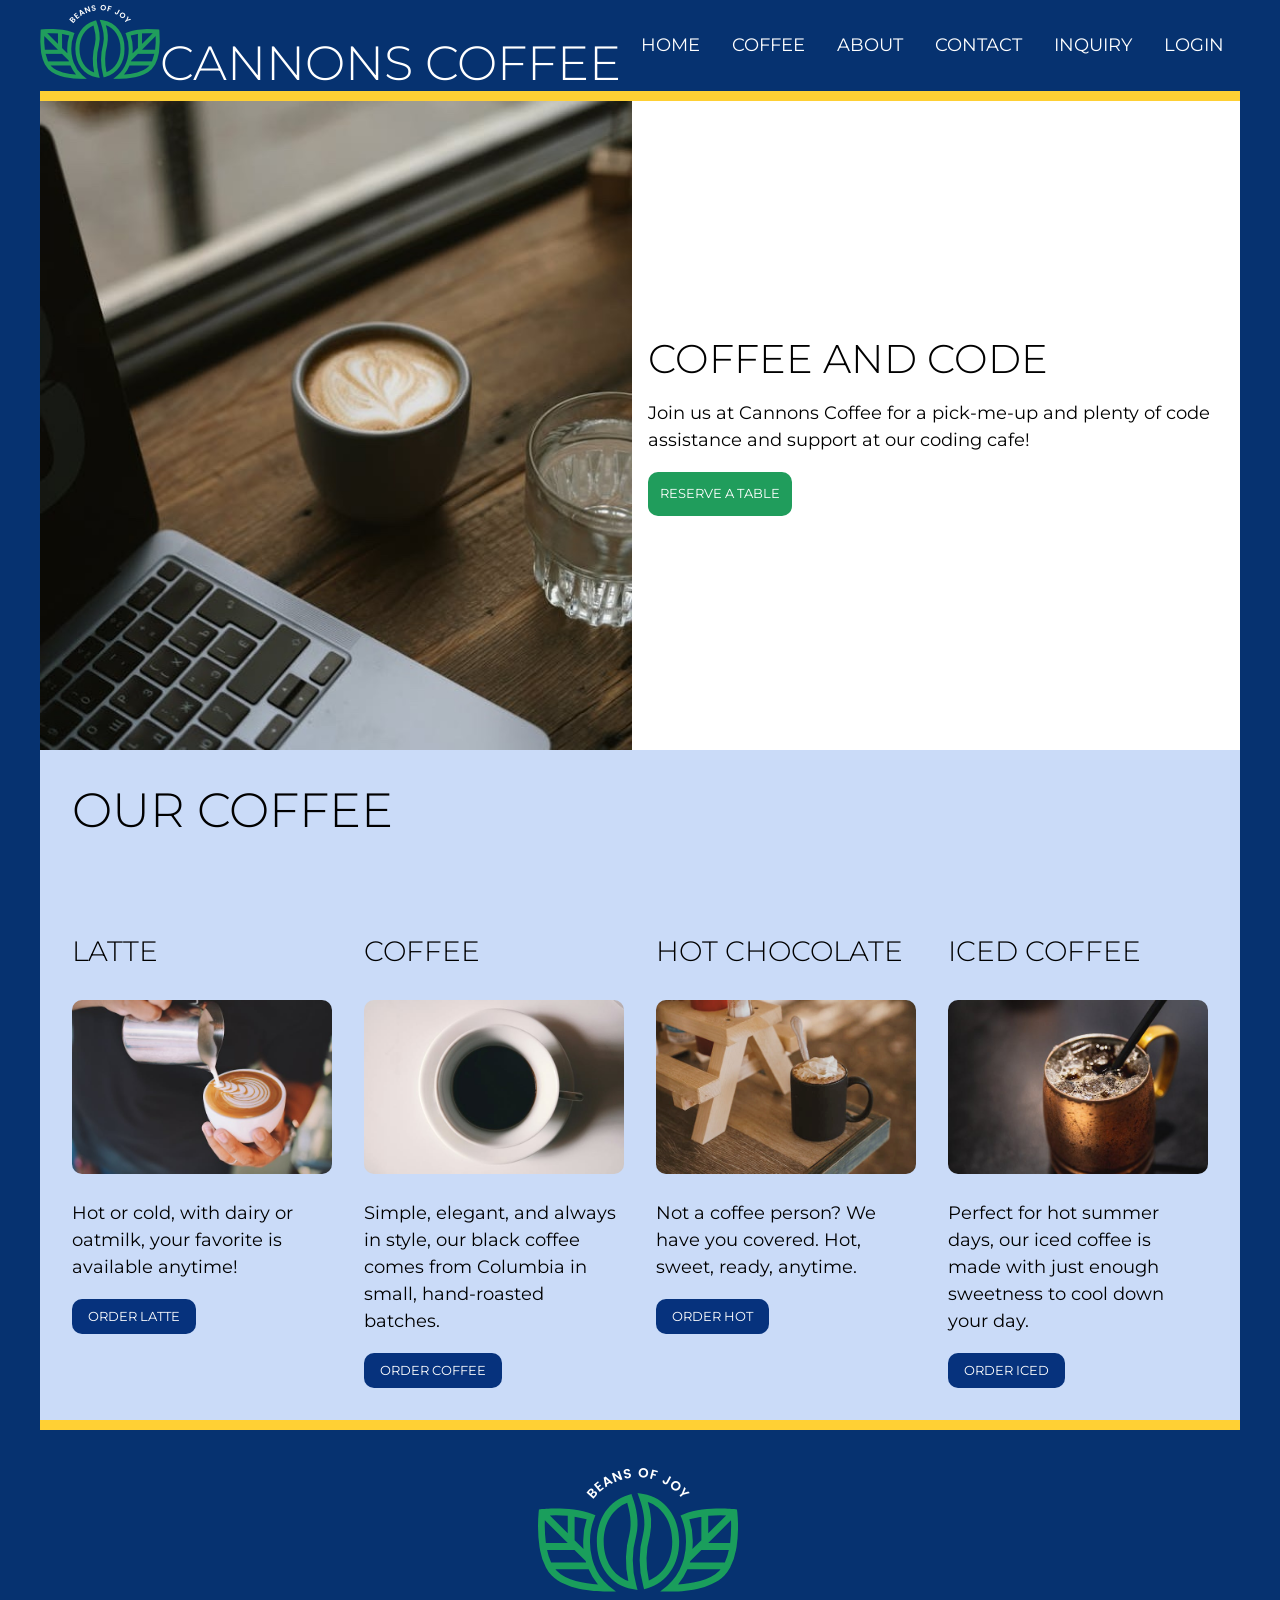
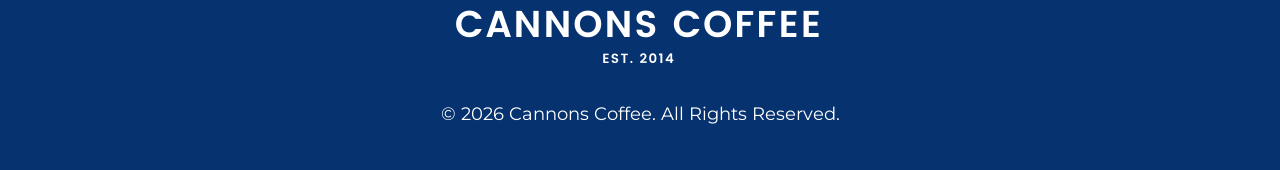
<file: index.html>
<!DOCTYPE html>
<html lang="en">


<head>
    <meta charset="UTF-8">
    <meta name="viewport" content="width=device-width, initial-scale=1.0">
    <title>Document</title>
    <link rel="stylesheet" href="./CSS/style.css">
</head>

<body>
    <div class="wrapper">
        <header>


            <h1><img src="./images/logo-nav.png" alt="Cannons Coffee, Beans of Joy">Cannons Coffee</h1>
            <nav>
                <ul>
                    <li><a href="index.html" target="_blank">Home</a> </li>
                    <li><a href="latte.html" target="_blank">Coffee</a></li>
                    <li><a href="https://www.starbucks.com/" target="_blank">About</a></li>
                    <li><a href="mailto:jennford1512@gmail.com">Contact</a></li>
                    <li><a href="inquiry.html" target="_blank">Inquiry</a></li>
                    <li><a href="login.html" target="_blank">Login</a></li>
                </ul>
            </nav>
        </header>

        <main>
            <div class="container">

                <img class="coffeecomp" src="images/coffee-computer.jpg"
                    alt="Laptop with a cup of coffee and a glass of water">
                <div>
                    <h2>Coffee and Code </h2>
                    <p>Join us at Cannons Coffee for a pick-me-up and plenty of code assistance and support at our
                        coding cafe! </p>
                    <a href="https://www.google.com/" class="button1" target="_blank"> reserve a table</a>
                </div>
            </div>

            <div class="title">
                <h1>OUR COFFEE</h1>
            </div>

            <div class="container2">

                <div class="card">

                    <h3>latte</h3>

                    <img src="./images/latte.jpg" alt="latte in a cup">
                    <p>Hot or cold, with dairy or oatmilk, your favorite is available anytime!</p>
                    <a href="" class="button2"> order latte </a>
                </div>
                <div class="card">
                    <h3>Coffee</h3>
                    <img src="./images/coffee.jpg" alt="coffee in a cup">
                    <p>Simple, elegant, and always in style, our black coffee comes from Columbia in small,
                        hand-roasted batches.</p>
                    <a href="" class="button3"> order coffee</a>
                </div>
                <div class="card">
                    <h3>Hot Chocolate</h3>
                    <img src="./images/hotchoc.jpg" alt="Hot chocolate in a cup with whipped cream" />
                    <p>Not a coffee person? We have you covered. Hot, sweet, ready, anytime.</p>
                    <a href="" class="button4">Order hot</a>

                </div>
                <div class="card">
                    <h3> Iced Coffee</h3>
                    <img src="./images/iced.jpg" alt="Iced coffe in a mug with a straw">
                    <p> Perfect for hot summer days, our iced coffee is made with just enough sweetness to cool down
                        your
                        day.
                    </p>
                    <a href="" class="button5"> Order Iced</a>
                </div>
            </div>

        </main>
        <footer>
            <img src="images/logo-footer.png" alt="Cannons Coffee, Beans of Joy!">
            <p>&copy; 2026 Cannons Coffee. All Rights Reserved.</p>

        </footer>
    </div>
</body>

</html>
</file>
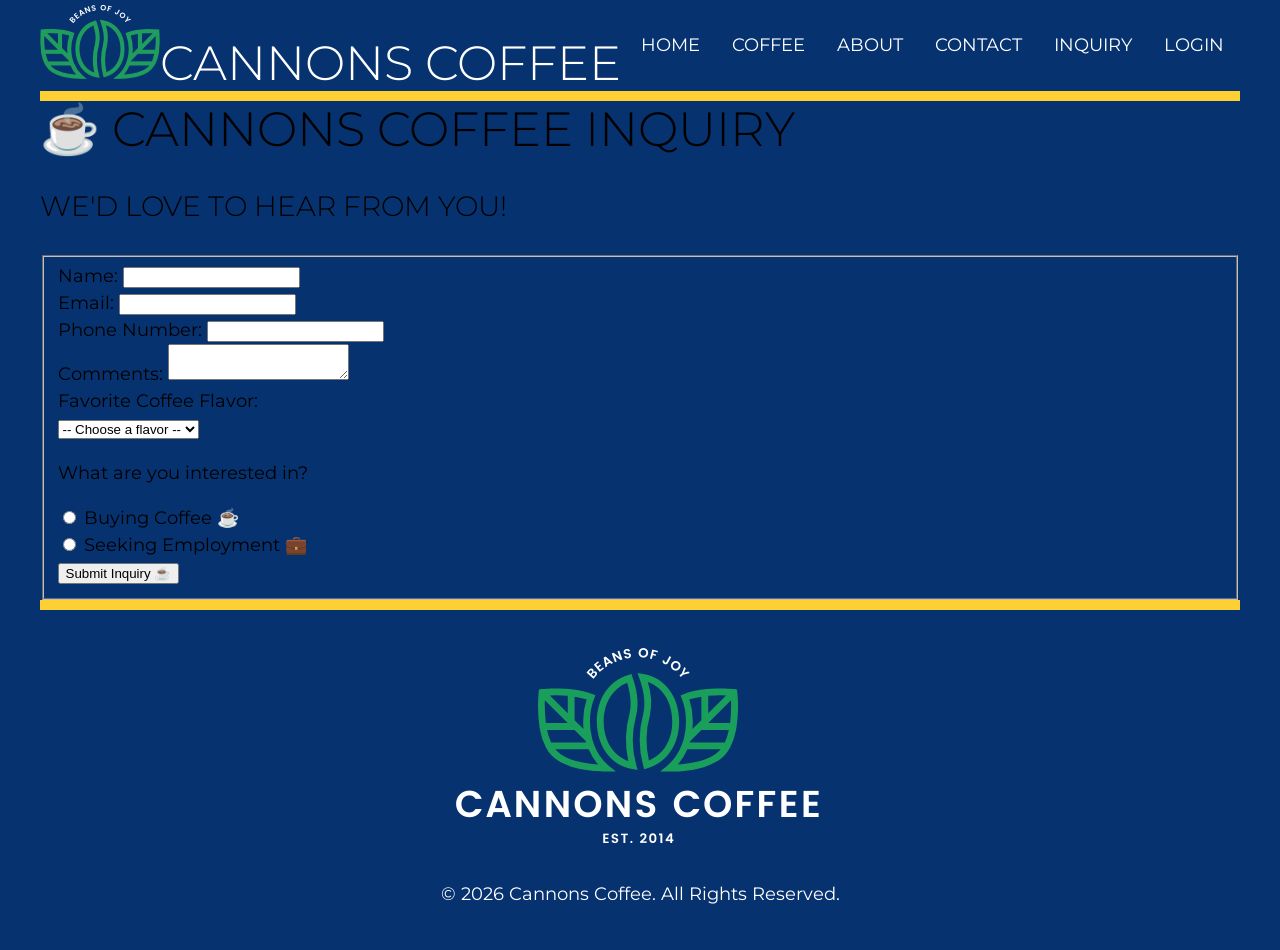
<file: inquiry.html>
<!DOCTYPE html>
<html lang="en">

<head>
    <meta charset="UTF-8">
    <meta name="viewport" content="width=device-width, initial-scale=1.0">
    <title>Document</title>
    <link rel="stylesheet" href="./CSS/style.css">
</head>

<body>
    <div class="wrapper">
        <header>


            <h1><img src="./images/logo-nav.png" alt="Cannons Coffee, Beans of Joy">Cannons Coffee</h1>
            <nav>
                <ul>
                    <li><a href="index.html" target="_blank">Home</a> </li>
                    <li><a href="latte.html" target="_blank">Coffee</a></li>
                    <li><a href="https://www.starbucks.com/" target="_blank">About</a></li>
                    <li><a href="mailto:jennford1512@gmail.com">Contact</a></li>
                    <li><a href="inquiry.html" target="_blank">Inquiry</a></li>
                    <li><a href="login.html" target="_blank">Login</a></li>
                </ul>
            </nav>
        </header>
        <main>
            <h1>☕ Cannons Coffee Inquiry</h1>

            <h3>We'd love to hear from you!</h3>

            <form id="inquiry-form">

                <fieldset>

                    <label for="name">Name:</label>
                    <input type="text" id="name" name="name" required>
                    <br>

                    <label for="email">Email:</label>
                    <input type="email" id="email" name="email" required>
                    <br>

                    <label for="phone">Phone Number:</label>
                    <input type="tel" id="phone" name="phone" required>
                    <br>

                    <label for="comments">Comments:</label>
                    <textarea id="comments" name="comments" required></textarea>
                    <br>




                    <!-- Favorite coffee flavor -->

                    <label for="flavor">Favorite Coffee Flavor:</label>
                    <br>
                    <select id="flavor" name="flavor" required>
                        <option value="">-- Choose a flavor --</option>
                        <option value="Vanilla">Vanilla</option>
                        <option value="Caramel">Caramel</option>
                        <option value="Hazelnut">Hazelnut</option>
                    </select>

                    <br>


                    <!-- Radio buttons -->

                    <p>What are you interested in?</p>

                    <input type="radio" id="buying" name="interest" value="buying coffee" required>
                    <label for="buying">Buying Coffee ☕</label>
                    <br>
                    <input type="radio" id="employment" name="interest" value="seeking employment">
                    <label for="employment">Seeking Employment 💼</label>

                    <br>


                    <button type="submit">Submit Inquiry ☕</button>
                </fieldset>
            </form>


            <div class="thank-you"></div>

        </main>
        <footer>
            <img src="images/logo-footer.png" alt="Cannons Coffee, Beans of Joy!">
            <p>&copy; 2026 Cannons Coffee. All Rights Reserved.</p>

        </footer>
    </div>
    <script src="JS/custom-inquiry.js"></script>
</body>

</html>
</file>
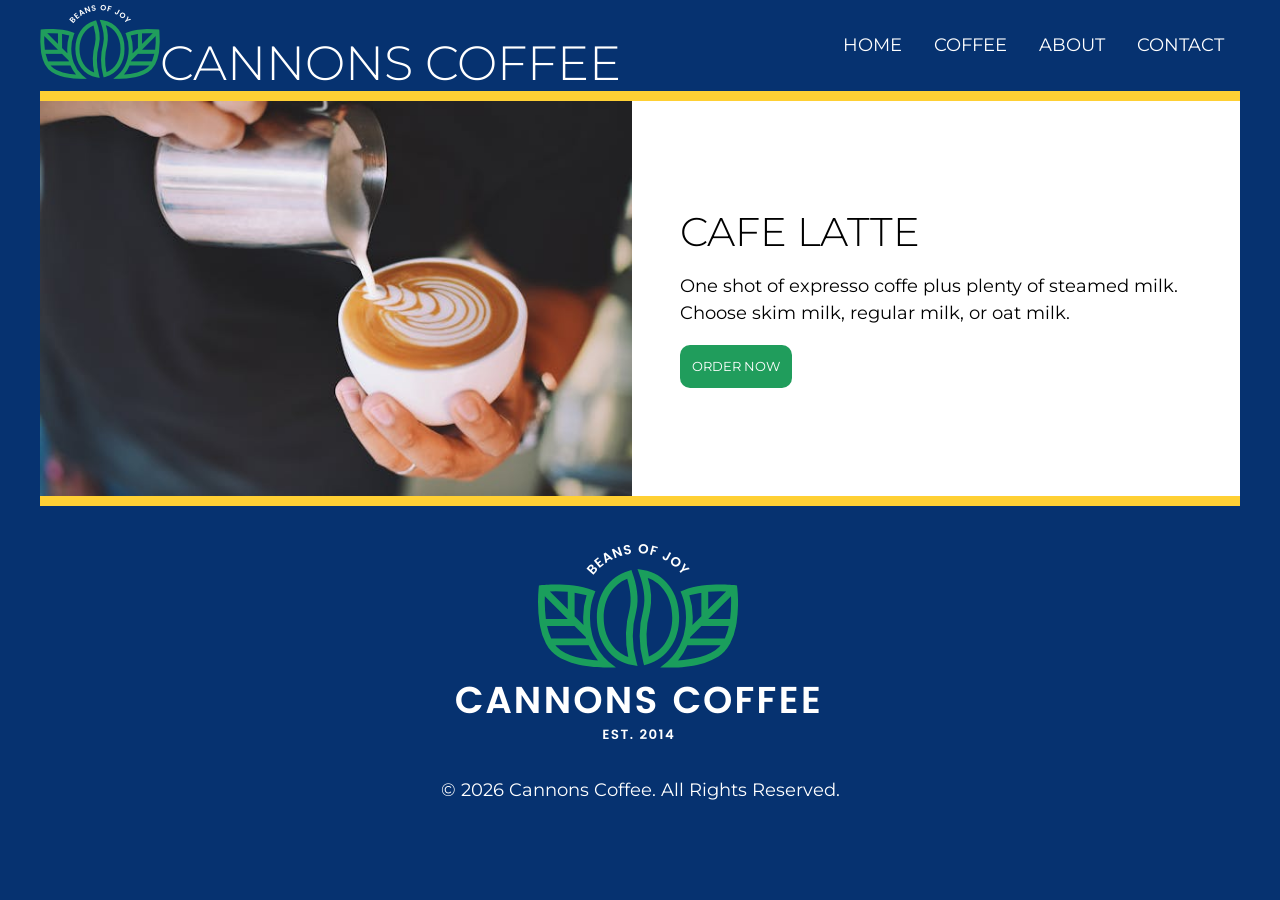
<file: latte.html>
<!DOCTYPE html>
<html lang="en">

<head>
    <meta charset="UTF-8">
    <meta name="viewport" content="width=device-width, initial-scale=1.0">
    <title>Document</title>
    <link rel="stylesheet" href="./CSS/style.css">
</head>

<body>
    <div class="wrapper">
        <header>


            <h1><img src="./images/logo-nav.png" alt="Cannons Coffee, Beans of Joy">Cannons Coffee</h1>
            <nav>
                <ul>
                    <li><a href="index.html" target="_blank">Home</a> </li>
                    <li><a href="latte.html" target="_blank">Coffee</a></li>
                    <li><a href="https://www.starbucks.com/" target="_blank">About</a></li>
                    <li><a href="mailto:jennford1512@gmail.com">Contact</a></li>
                </ul>
            </nav>
        </header>
        <main>
            <div class="container">
                <div class="chlid1">
                    <img class="latte" src="./images/latte.jpg" alt="Cup of Latte.">
                </div>

                <div class="child2">
                    <h2>Cafe Latte</h2>
                    <p>One shot of expresso coffe plus plenty of steamed milk. Choose skim milk, regular milk, or oat
                        milk.
                    </p>
                    <a href="https://www.google.com/" class="button1" target="_blank"> Order Now</a>

                </div>
            </div>
        </main>
        <footer>
            <img src="images/logo-footer.png" alt="Cannons Coffee, Beans of Joy!">
            <p>&copy; 2026 Cannons Coffee. All Rights Reserved.</p>

        </footer>
    </div>
</body>

</html>
</file>
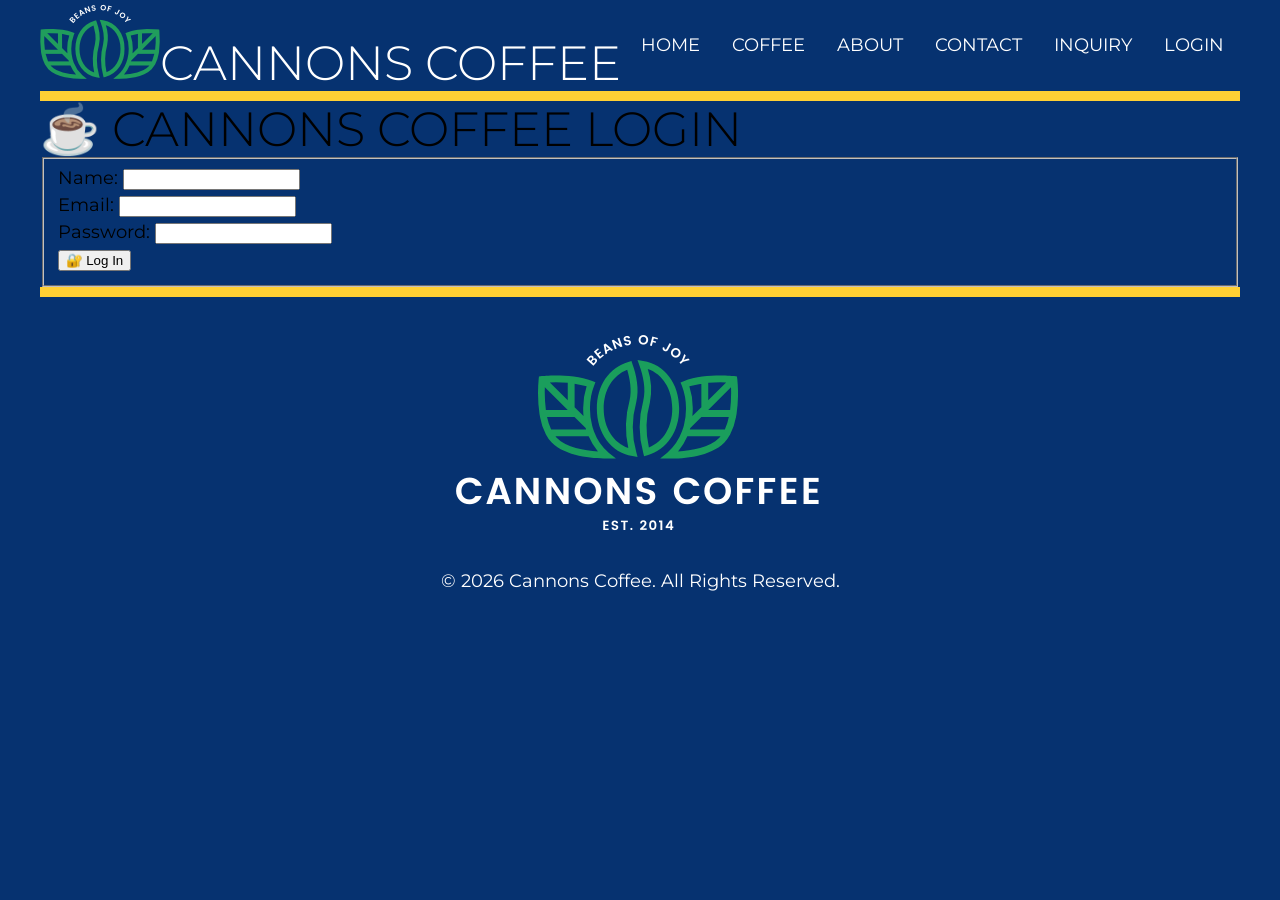
<file: login.html>
<!DOCTYPE html>
<html lang="en">

<head>
    <meta charset="UTF-8">
    <meta name="viewport" content="width=device-width, initial-scale=1.0">
    <title>Document</title>
    <link rel="stylesheet" href="./CSS/style.css">
</head>

<body>
    <div class="wrapper">
        <header>


            <h1><img src="./images/logo-nav.png" alt="Cannons Coffee, Beans of Joy">Cannons Coffee</h1>
            <nav>
                <ul>
                    <li><a href="index.html" target="_blank">Home</a> </li>
                    <li><a href="latte.html" target="_blank">Coffee</a></li>
                    <li><a href="https://www.starbucks.com/" target="_blank">About</a></li>
                    <li><a href="mailto:jennford1512@gmail.com">Contact</a></li>
                    <li><a href="inquiry.html" target="_blank">Inquiry</a></li>
                    <li><a href="login.html" target="_blank">Login</a></li>
                </ul>
            </nav>
        </header>
        <main>
<h1>☕ Cannons Coffee Login</h1>


<form id="login-form">

    <fieldset>

        <label for="name">Name:</label>
        <input type="text" id="name" name="name" required>
        <br>

        <label for="email">Email:</label>
        <input type="email" id="email" name="email" required>
        <br>

        <label for="password">Password:</label>
        <input type="password" id="password" name="password" required>
        <br>
       <button type="submit">🔐 Log In</button>
</fieldset>
</form>

<div class="welcome"></div>


        </main>
        <footer>
            <img src="images/logo-footer.png" alt="Cannons Coffee, Beans of Joy!">
            <p>&copy; 2026 Cannons Coffee. All Rights Reserved.</p>

        </footer>
    </div>
    <script src="JS/custom-login.js"></script>
</body>

</html>
</file>
<file: CSS/style.css>
@import url('https://fonts.googleapis.com/css2?family=Montserrat:ital,wght@0,100..900;1,100..900&display=swap');

/* BASIC FORMATTING */
html {
  box-sizing: border-box;
}
*,
*:before,
*:after {
  box-sizing: inherit;
}


:root {
--black: #000000;
--catalina: #06327d;
--bluetiful: #2b70e4;
--vegan: #209d5c;
--sunglow: #ffd034;
--white: #ffffff;
--lightblue: #cadbf8;
--border-radius: 10px;
--montserrat: Montserrat;

 }

body {
  font-family: var(--montserrat);
  line-height: 1.5;
  font-size: 1.125rem;
  color: var(--black);
  background-color: #063270;
  margin: 0;
  padding: 0;
  border-radius: 10px;
}
main {
  text-align: left;
  border-bottom: 10px solid var(--sunglow);
  border-top: 10px solid var(--sunglow);
 margin: 0;
 padding: 0;
}
h1 {
line-height: 1.1667;
font-size: 3rem;
font-weight: 300;
text-transform: uppercase;
margin: 0;
display: inline-block;
}
h2 {
line-height: 1.1667;
font-size: 2.5rem;
font-weight: 300;
text-transform: uppercase;
margin: 0;
}
h3 {
  font-weight: 300;
  font-size: 1.75rem;
  display: inline-block;
  text-transform: uppercase;
}
.title {
  text-align: left;
  background-color: var(--lightblue);
  padding: 2rem;
  margin: 0;
  font-weight: 300;

 }
img {
  max-width: 100%;

}
.wrapper {
  max-width: 1200px;
  padding: 0;
  margin: 0 auto;


  }

  .button1 {
    text-transform: uppercase;
    background-color: var(--vegan);
    color: var(--white);
    border-radius: 10px;
    text-decoration: none;
   display: inline-block;
    padding: 0.75rem;
     font-size: .8rem;

  }
  .button2 {
    text-transform: uppercase;
    background-color: var(--catalina);
    color: var(--white);
    border-radius: 10px;
    text-decoration: none;
     text-align: center;
    display: inline-block;
    margin: 0;
    padding: 0.5rem 1rem;
     font-size: .8rem;
  }

  .button3 {
    text-transform: uppercase;
    background-color: var(--catalina);
    color: var(--white);
    border-radius: 10px;
    text-decoration: none;
     text-align: center;
    display: inline-block;
    margin: 0;
    padding: 0.5rem 1rem;
     font-size: .8rem;
  }
  .button4 {
    text-transform: uppercase;
    background-color: var(--catalina);
    color: var(--white);
    border-radius: 10px;
    text-decoration: none;
     text-align: center;
    display: inline-block;
    margin: 0;
    padding: 0.5rem 1rem;
     font-size: .8rem;
  }
  .button5 {
    text-transform: uppercase;
    background-color: var(--catalina);
    color: var(--white);
    border-radius: 10px;
    text-decoration: none;
     text-align: center;
    display: inline-block;
    margin: 0;
    padding: 0.5rem 1rem;
     font-size: .8rem;
  }
   nav ul {
  display: flex;
  flex-flow: row wrap;
  list-style-type: none;
  align-items: center;
  padding: 0;
  margin: 0;
}
nav a {
  display: block;
  color: var(--white);
  text-decoration: none;
  padding: 1rem;
  text-transform: uppercase;
}
 
header {
  text-align: center;
  display: flex;
  flex-flow: row wrap;
  justify-content: center;
  align-items: center;
  margin: 0;
  padding: 0;
  color: var(--white);
  
}
 
.logo {
  display: flex;
  justify-content: space-evenly;
  padding: 0.4rem;
  margin: 0;
  /* justify-content: center; */

}

.button {
  text-transform: uppercase;
  background-color: var(--catalina);
  color: var(--white);
  border-radius: 10px;
  display: inline-block;
  text-decoration: none;
  padding: 0.5rem 1rem;
}
.latte {
  display: grid;
  grid-template-columns: 1fr 1fr;
  gap: 1rem;
  text-align: left;
  background-color: var(--white);
  /* padding: 4rem; */

}

.container {
  display: grid;
  grid-template-columns: repeat(2, 1fr);
  gap: 1rem;
text-align: left;
background-color: var(--white);
align-items: center;
}
.container2 {
   background-color: var(--lightblue);
  grid-template-columns: 1fr;
  display: grid;
  gap: 1rem;
  padding: 2rem;
  margin: 0;
  

}


.child2 {
   padding: 2rem;
   align-self: center;

   }
.card img {
  border-radius: 10px;
}

.coffeecomp {
  width: 100%;

}


footer {
  color: var(--white);
  padding: 1.5rem;
  margin: 0;
text-align: center;
}


@media (min-width: 650px) {
  .container2 {
     grid-template-columns: 1fr 1fr;
     gap: 2rem;
  }

}

@media (min-width: 1000px) {
  header {
   justify-content: space-between;
   flex-direction: row;
  
  }
  .container2 {
 grid-template-columns: 1fr 1fr 1fr 1fr;
     gap: 2rem;
  }
  
 }
</file>
